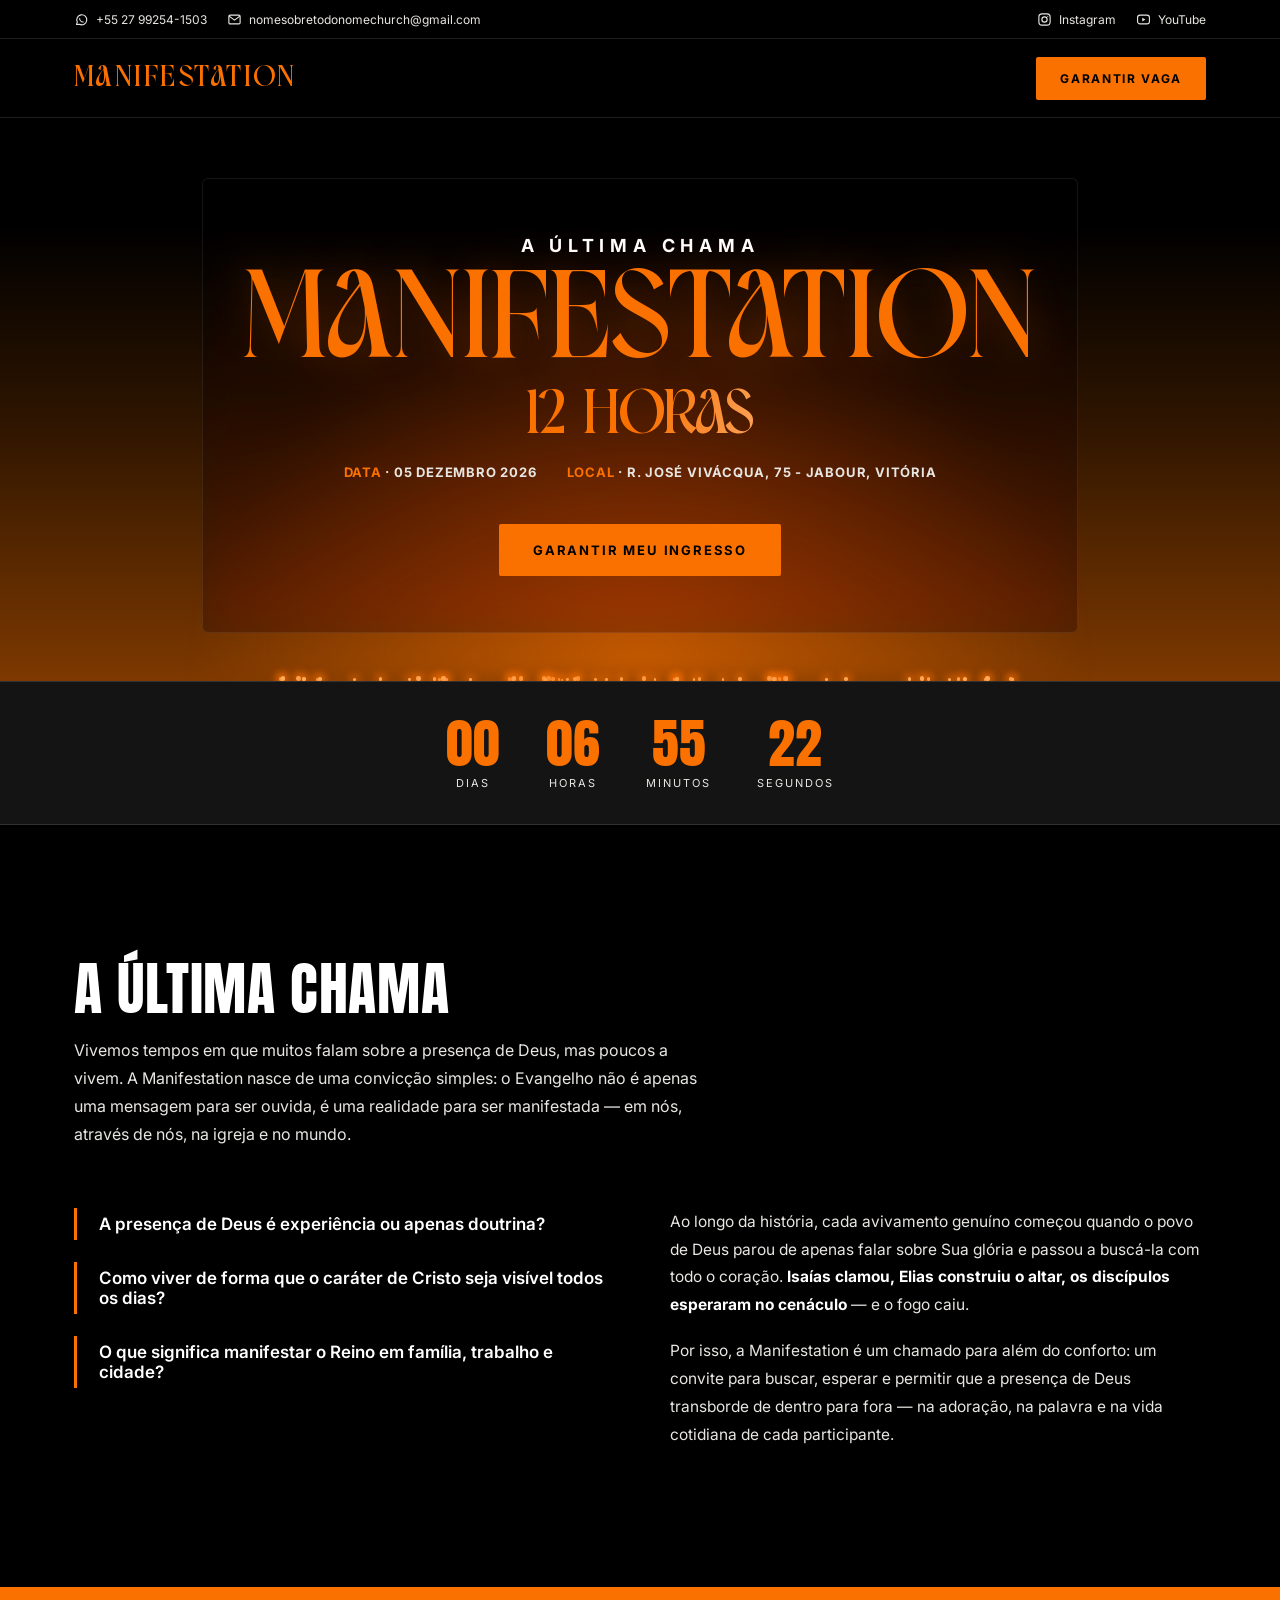
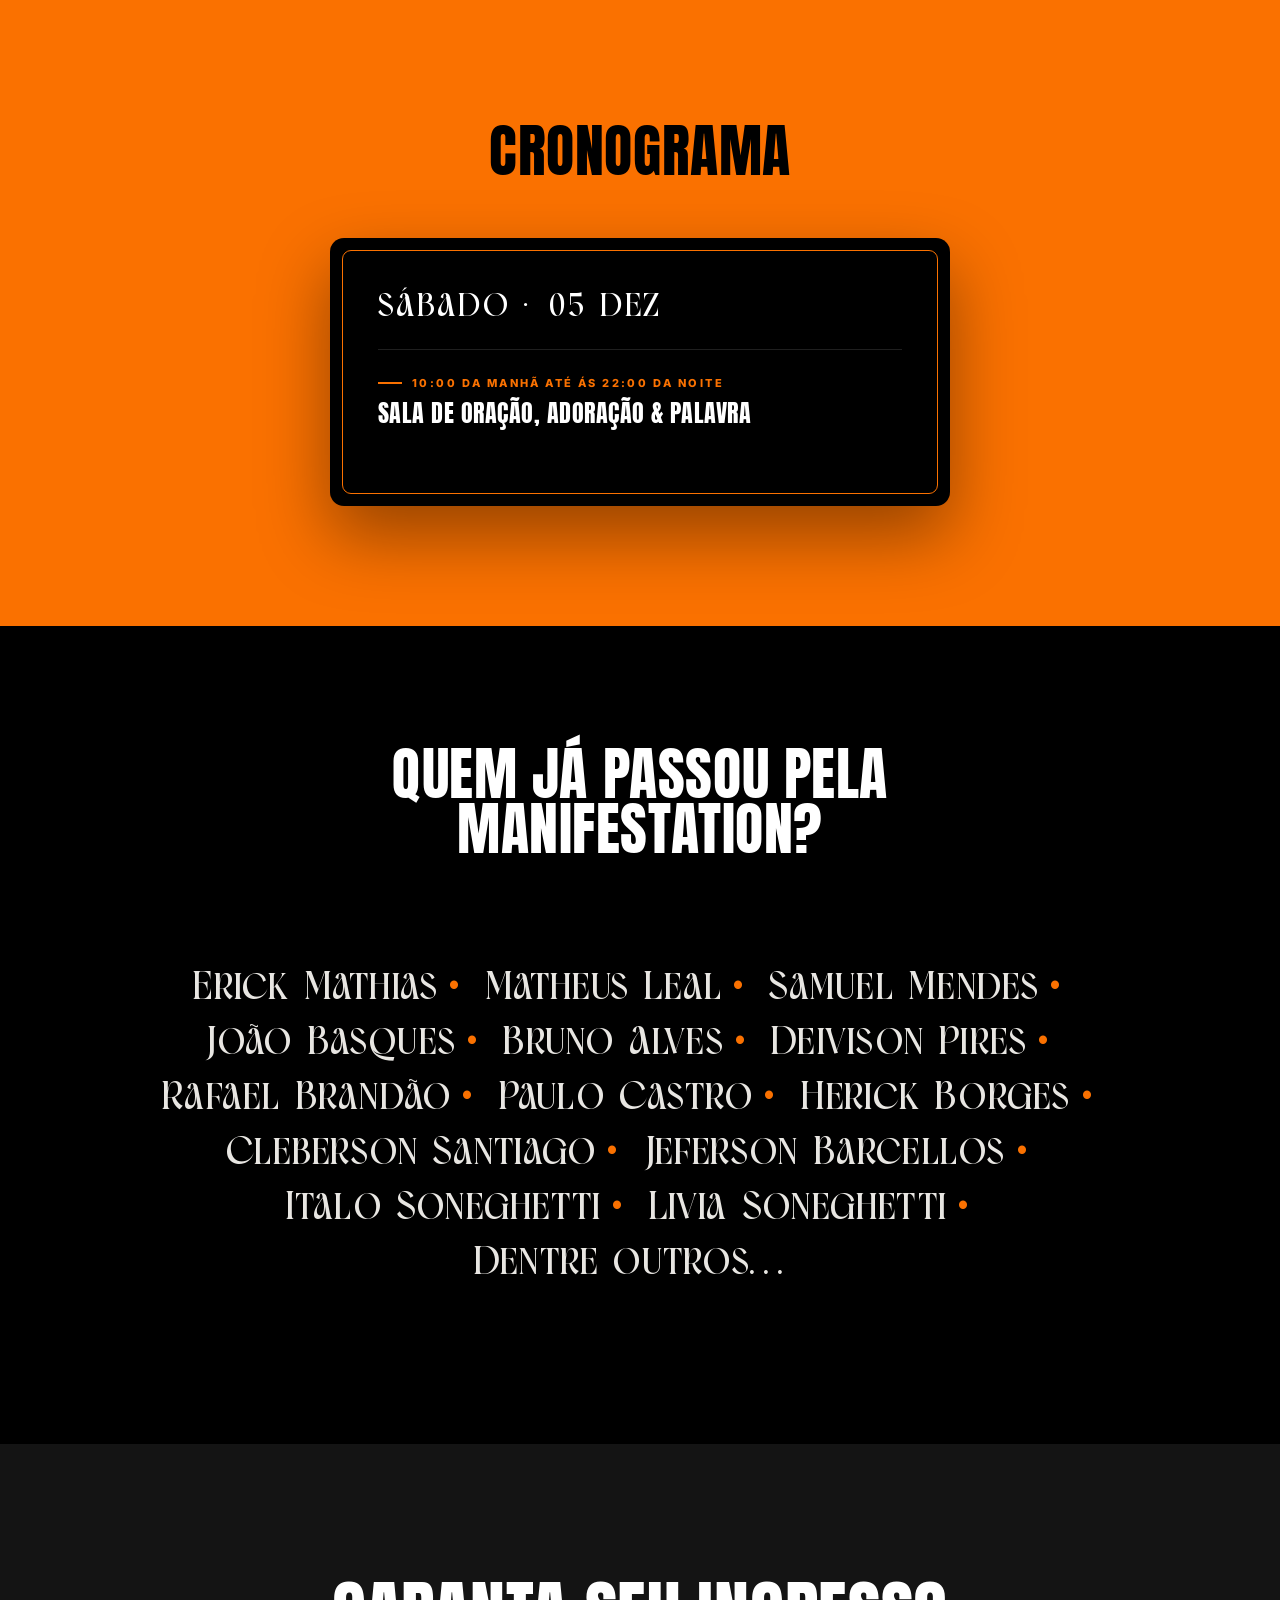
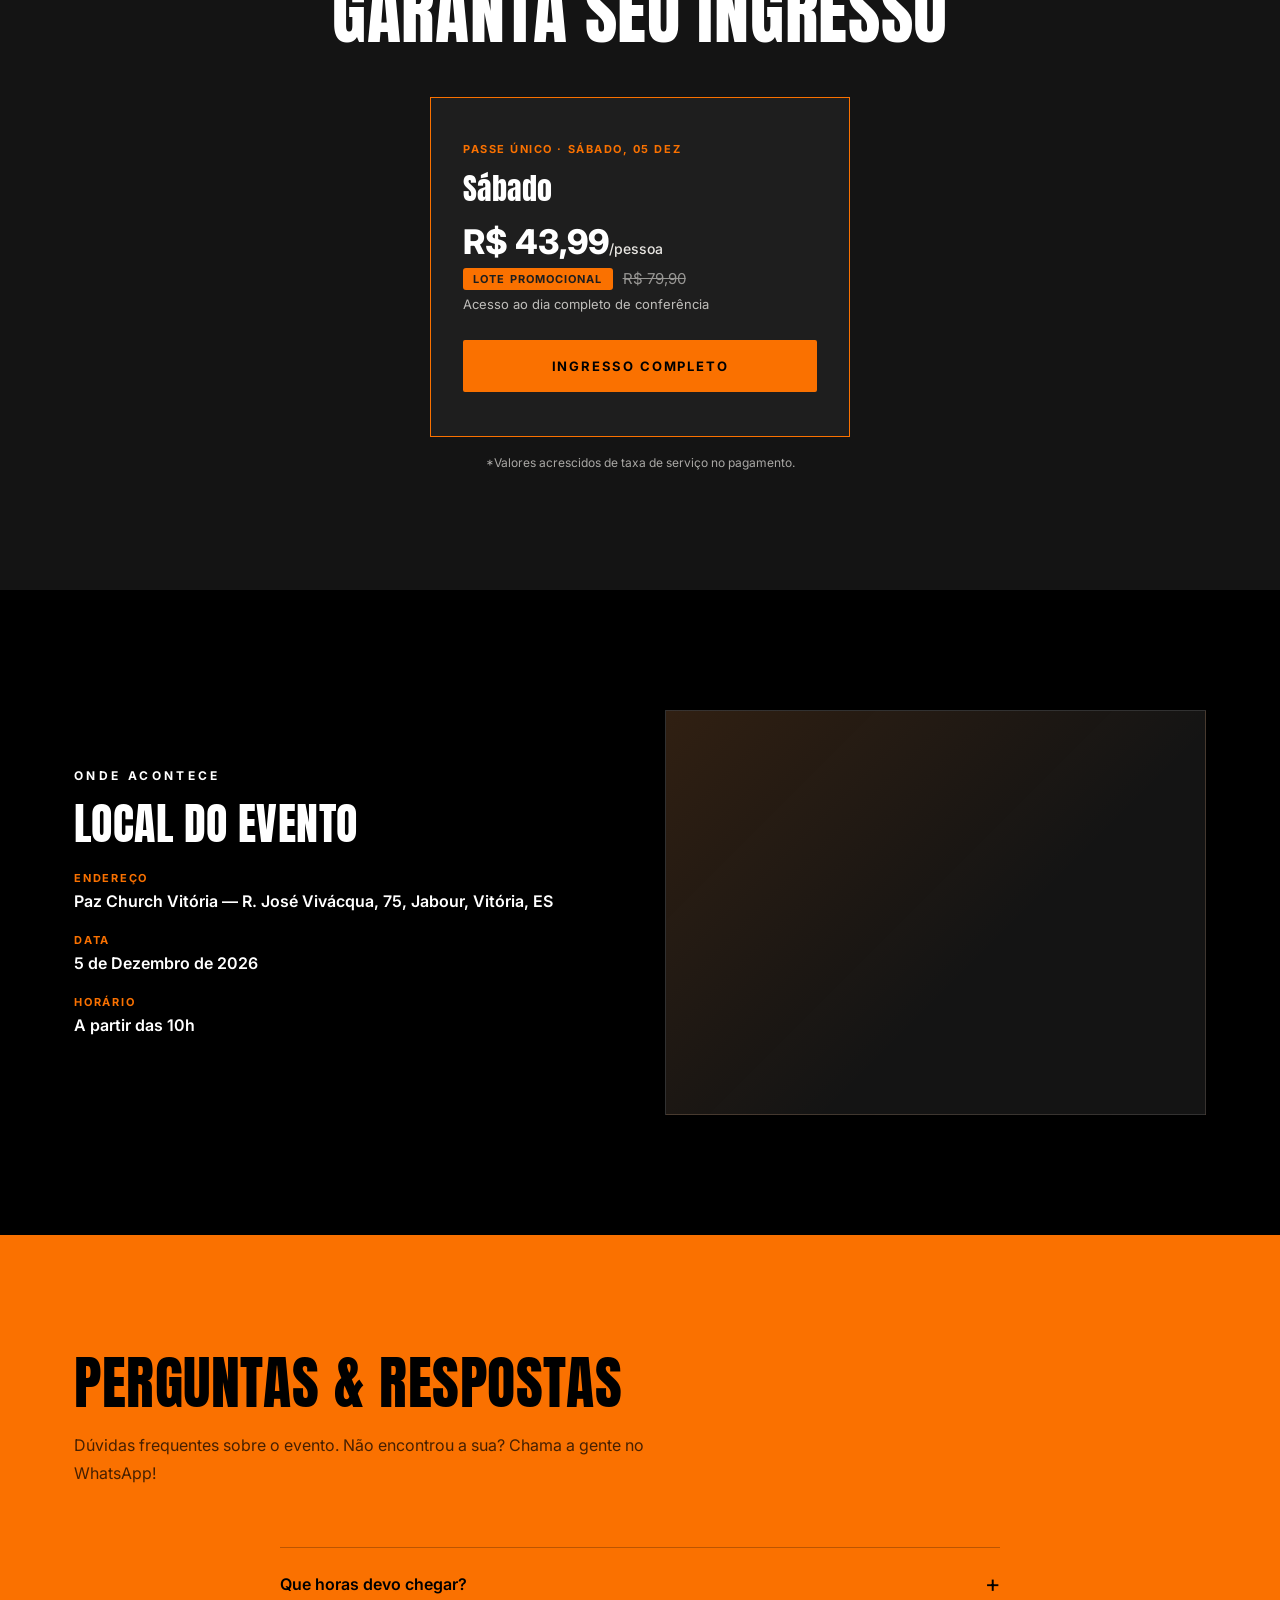
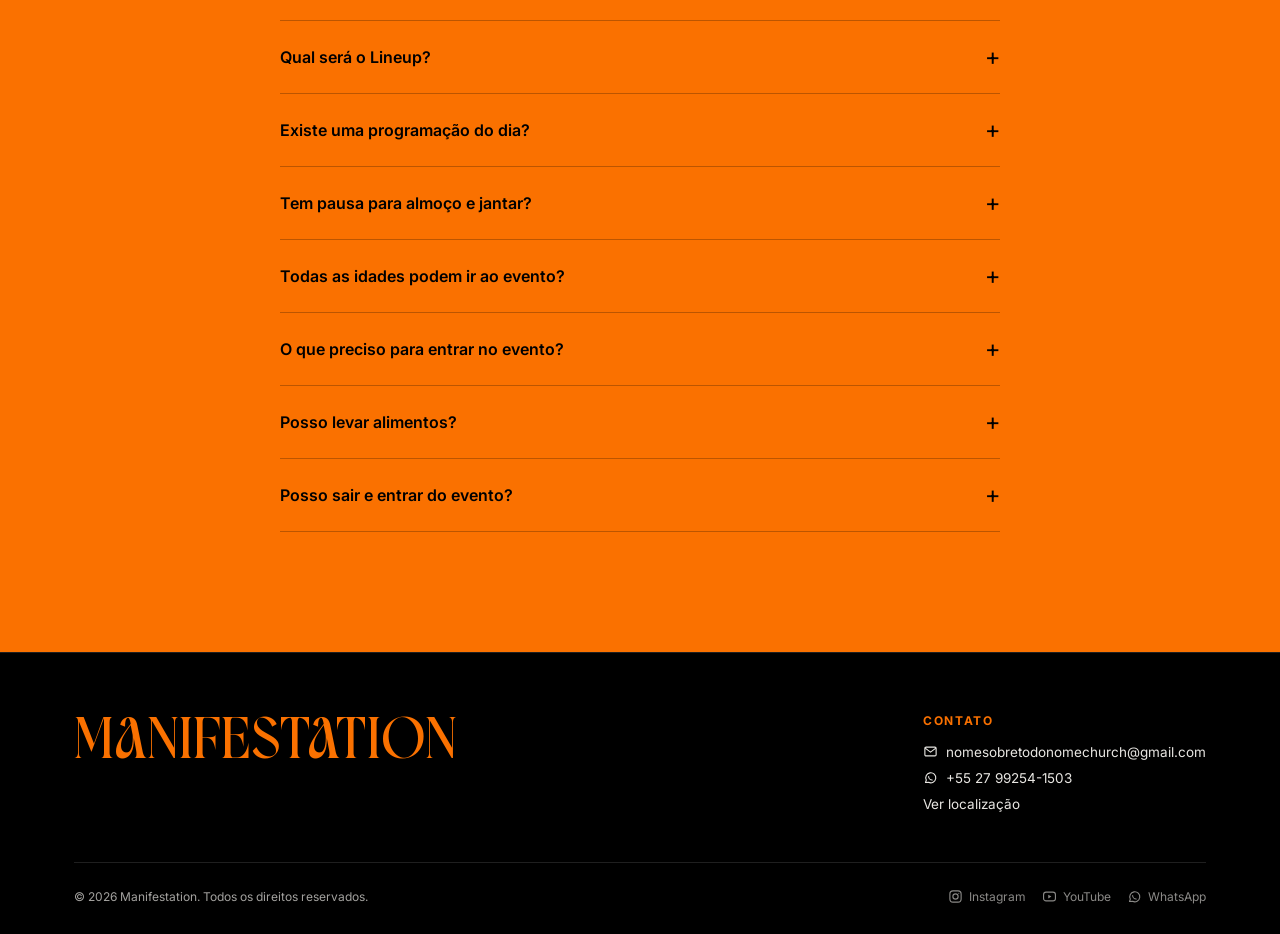
<file: index.html>
<!DOCTYPE html>
<html lang="pt-BR">
<head>
<meta charset="UTF-8">
<meta name="viewport" content="width=device-width, initial-scale=1.0">
<title>Manifestation </title>
<link rel="preconnect" href="https://fonts.googleapis.com">
<link rel="preconnect" href="https://fonts.gstatic.com" crossorigin>
<link rel="shortcut icon" href="./Img/logo.PNG" type="image/Png">
<link href="https://fonts.googleapis.com/css2?family=Anton&family=Inter:wght@400;500;600;700;800&display=swap" rel="stylesheet">
<link rel="stylesheet" href="css/style.css">
</head>
<body>

  <!-- ICON SPRITES (usados via <use>) -->
  <svg style="display:none">
    <symbol id="icon-whatsapp" viewBox="0 0 24 24" fill="none" stroke="currentColor" stroke-width="1.8" stroke-linecap="round" stroke-linejoin="round">
      <path d="M4 20l1.3-3.9A8 8 0 1 1 9 19.7L4 20z"/>
      <path d="M9 10.3c0 3.1 2.6 5.7 5.7 5.7"/>
    </symbol>
    <symbol id="icon-email" viewBox="0 0 24 24" fill="none" stroke="currentColor" stroke-width="1.8" stroke-linecap="round" stroke-linejoin="round">
      <rect x="3" y="5" width="18" height="14" rx="2"/>
      <path d="M4 7l8 6 8-6"/>
    </symbol>
    <symbol id="icon-instagram" viewBox="0 0 24 24" fill="none" stroke="currentColor" stroke-width="1.8" stroke-linecap="round" stroke-linejoin="round">
      <rect x="3" y="3" width="18" height="18" rx="5"/>
      <circle cx="12" cy="12" r="4.2"/>
      <circle cx="17.2" cy="6.8" r="0.9" fill="currentColor" stroke="none"/>
    </symbol>
    <symbol id="icon-youtube" viewBox="0 0 24 24" fill="none" stroke="currentColor" stroke-width="1.8" stroke-linecap="round" stroke-linejoin="round">
      <rect x="2.5" y="5" width="19" height="14" rx="4"/>
      <path d="M10 9l5 3-5 3V9z" fill="currentColor" stroke="none"/>
    </symbol>
  </svg>

  <!-- TOPBAR -->
  <div class="topbar">
    <div class="wrap">
      <div class="topbar-left">
        <a class="topbar-link" href="https://wa.me/5527992541503" target="_blank" rel="noopener">
          <svg class="icon"><use href="#icon-whatsapp"></use></svg>
          <span>+55 27 99254-1503</span>
        </a>
        <a class="topbar-link" href="mailto:nomesobretodonomechurch@gmail.com">
          <svg class="icon"><use href="#icon-email"></use></svg>
          <span>nomesobretodonomechurch@gmail.com</span>
        </a>
      </div>
      <div class="topbar-social">
        <a class="topbar-link" href="https://www.instagram.com/manifestationinglory" target="_blank" rel="noopener">
          <svg class="icon"><use href="#icon-instagram"></use></svg>
          <span>Instagram</span>
        </a>
        <a class="topbar-link" href="https://youtube.com/@manifestationinglory" target="_blank" rel="noopener">
          <svg class="icon"><use href="#icon-youtube"></use></svg>
          <span>YouTube</span>
        </a>
      </div>
    </div>
  </div>

  <!-- NAV -->
  <header class="nav">
    <div class="wrap">
      <div class="logo"><a href="index.html" style="display:flex; align-items:center;"><div class="logo-name"><span class="logo-full">Manifestation</span><span class="logo-short">MNF</span></div></a></div>
      <div style="display:flex; align-items:center; gap:18px;">
        <a href="#ingressos" class="btn btn-fill" style="padding:12px 22px; font-size:12px;">GARANTIR VAGA</a>
      </div>
    </div>
  </header>

  <!-- HERO -->
  <section class="hero">
    <div class="embers" id="embers"></div>
    <div class="hero-content">
      <div class="hero-glass">
        <div class="hero-tag">A última chama</div>
        <h1><span class="accent">MANIFESTATION</span><br></h1>
        <div class="hero-hours">12 HORAS</div>
        <div class="hero-meta">
          <div><span>DATA</span> · 05 Dezembro 2026</div>
          <div><span>LOCAL</span> · R. José Vivácqua, 75 - Jabour, Vitória</div>
        </div>
        <div class="hero-cta">
          <a href="#ingressos" class="btn btn-fill">GARANTIR MEU INGRESSO</a>
        </div>
      </div>
    </div>
  </section>

  <!-- COUNTDOWN -->
  <div class="countdown-band">
    <div class="wrap countdown" id="countdown">
      <div class="unit"><div class="num" id="cd-days">00</div><div class="label">Dias</div></div>
      <div class="unit"><div class="num" id="cd-hours">00</div><div class="label">Horas</div></div>
      <div class="unit"><div class="num" id="cd-mins">00</div><div class="label">Minutos</div></div>
      <div class="unit"><div class="num" id="cd-secs">00</div><div class="label">Segundos</div></div>
    </div>
  </div>

  <!-- TEMA -->
<section class="tema" id="tema">
    <div class="wrap">
      <div class="section-head reveal">
        <span class="eyebrow"></span>
        <h2>A Última Chama</h2>
        <p>
          Vivemos tempos em que muitos falam sobre a presença de Deus, mas poucos a vivem.
          A Manifestation  nasce de uma convicção simples: o Evangelho não é apenas
          uma mensagem para ser ouvida, é uma realidade para ser manifestada — em nós, através
          de nós, na igreja e no mundo.
        </p>
      </div>
      <div class="tema-grid">
        <div class="tema-questions">
          <div class="tq reveal" style="--d:.05s">A presença de Deus é experiência ou apenas doutrina?</div>
          <div class="tq reveal" style="--d:.15s">Como viver de forma que o caráter de Cristo seja visível todos os dias?</div>
          <div class="tq reveal" style="--d:.25s">O que significa manifestar o Reino em família, trabalho e cidade?</div>
        </div>
        <div class="tema-text reveal" style="--d:.3s">
          <p>
            Ao longo da história, cada avivamento genuíno começou quando o povo de Deus parou
            de apenas falar sobre Sua glória e passou a buscá-la com todo o coração.
            <strong> Isaías clamou, Elias construiu o altar, os discípulos esperaram no cenáculo</strong> —
            e o fogo caiu.
          </p>
          <p>
            Por isso, a Manifestation é um chamado para além do conforto:
            um convite para buscar, esperar e permitir que a presença de Deus transborde
            de dentro para fora — na adoração, na palavra e na vida cotidiana de cada participante.
          </p>
        </div>
      </div>
    </div>
  </section>

  <!-- PROGRAMACAO -->
  <section class="schedule" id="programacao">
    <div class="wrap">
      <div class="section-head reveal">
        <span class="eyebrow"></span>
        <h2>Cronograma</h2>
      </div>
      <div class="schedule-days">
        <div class="day-card reveal">
          <div class="day-title">SÁBADO · 05 DEZ</div>
          <div class="day-item reveal" style="--d:.1s">
            <div class="day-time">10:00 DA MANHÃ ATÉ ÁS 22:00 DA NOITE</div>
            <div class="day-desc"><div class="day-desc-title">SALA DE ORAÇÃO, ADORAÇÃO & PALAVRA</div><div class="day-desc-sub"></div></div>
          </div>
          <!--<div class="day-item">
            <div class="day-time">10:30</div>
            <div class="day-desc"><div class="day-desc-title">Workshops Temáticos</div><div class="day-desc-sub">Família, propósito e liderança</div></div>
          </div>
          <div class="day-item">
            <div class="day-time">14:00</div>
            <div class="day-desc"><div class="day-desc-title">Palavra & Ensino</div><div class="day-desc-sub">A glória que se manifesta</div></div>
          </div>
          <div class="day-item">
            <div class="day-time">16:00</div>
            <div class="day-desc"><div class="day-desc-title">Painel com Ministros</div><div class="day-desc-sub">Perguntas e respostas</div></div>
          </div>
          <div class="day-item">
            <div class="day-time">19:00</div>
            <div class="day-desc"><div class="day-desc-title">Culto de Encerramento</div><div class="day-desc-sub">Louvor, ministração e envio</div></div>
          </div>
        </div>
      </div>
    </div>-->
  </section>

  <!-- QUEM JÁ PASSOU -->
  <section class="past" id="quem-ja-passou">
    <div class="wrap">
      <div class="section-head">
        <h2>Quem já passou pela Manifestation?</h2>
      </div>
      <div class="past-list">
        <span class="m-name">Erick Mathias</span>
        <span class="m-name">Matheus Leal</span>
        <span class="m-name">Samuel Mendes</span>
        <span class="m-name">João Basques</span>
        <span class="m-name">Bruno Alves</span>
        <span class="m-name">Deivison Pires</span>
        <span class="m-name">Rafael Brandão</span>
        <span class="m-name">Paulo Castro</span>
        <span class="m-name">Herick Borges</span>
        <span class="m-name">Cleberson Santiago</span>
        <span class="m-name">Jeferson Barcellos</span>
        <span class="m-name">Italo Soneghetti</span>
        <span class="m-name">Livia Soneghetti</span>
        <span class="m-name">Dentre outros…</span>
      </div>
    </div>
  </section>
  <!-- INGRESSOS -->
  <section class="tickets" id="ingressos">
    <div class="wrap">
<div class="section-head">
        <span class="eyebrow"></span>
        <h2>GARANTA SEU INGRESSO</h2>
      </div>
      <div class="ticket-cards">
        <div class="ticket-card featured">
          <span class="tc-tag">Passe Único · Sábado, 05 DEZ</span>
          <div class="tc-day">Sábado</div>
          <div class="tc-price">R$ 43,99<span>/pessoa</span></div>
          <div class="tc-deal">
            <span class="tc-sale">Lote promocional</span>
            <span class="tc-old">R$ 79,90</span>
          </div>
          <div class="tc-note">Acesso ao dia completo de conferência</div>
          <a href="https://www.sympla.com.br/evento/manifestation-conference---6-edicao/3533806" target="_blank" rel="noopener" class="btn btn-fill">INGRESSO COMPLETO</a>
        </div>
      </div>
      <p class="tc-fee-note">*Valores acrescidos de taxa de serviço no pagamento.</p>
    </div>
  </section>

  <!-- LOCAL -->
  <section class="local" id="local">
    <div class="wrap">
      <div class="local-grid">
        <div class="local-info">
          <span class="eyebrow" style="display:block; margin-bottom:20px;">Onde acontece</span>
          <h2 style="font-size:clamp(30px,4vw,44px); margin-bottom:26px;">Local do Evento</h2>
          <div class="item">
            <div class="lab">Endereço</div>
            <div class="val">Paz Church Vitória — R. José Vivácqua, 75, Jabour, Vitória, ES</div>
          </div>
          <div class="item">
            <div class="lab">Data</div>
            <div class="val">5 de Dezembro de 2026</div>
          </div>
          <div class="item">
            <div class="lab">Horário</div>
            <div class="val">A partir das 10h</div>
          </div>
        </div>
        <div class="map-box">
          <iframe src="https://www.google.com/maps?q=-20.260308,-40.2937844&hl=pt-BR&z=17&output=embed"
            style="border:0; position:absolute; inset:0; width:100%; height:100%;"
            loading="lazy" allowfullscreen referrerpolicy="no-referrer-when-downgrade" title="Paz Church Vitória"></iframe>
        </div>
      </div>
    </div>
  </section>

  <!-- FAQ -->
  <section class="faq">
    <div class="wrap">
      <div class="section-head">
        <h2>Perguntas &amp; Respostas</h2>
        <p>Dúvidas frequentes sobre o evento. Não encontrou a sua? Chama a gente no WhatsApp!</p>
      </div>
      <div class="faq-list">
        <div class="faq-item">
          <button class="faq-q" aria-expanded="false">
            <span>Que horas devo chegar?</span>
            <span class="faq-plus">+</span>
          </button>
          <div class="faq-a"><div class="faq-a-inner"><p>Abrimos as portas às 9h00 e o evento começa às 10h00. Chegue cedo, mas durante todo o evento é possível entrar, não importa o horário.</p></div></div>
        </div>
        <div class="faq-item">
          <button class="faq-q" aria-expanded="false">
            <span>Qual será o Lineup?</span>
            <span class="faq-plus">+</span>
          </button>
          <div class="faq-a"><div class="faq-a-inner"><p>Nós não divulgamos o Lineup. É a nossa cultura como Manifestation, crendo em um ajuntamento de amigos que se encontram puramente para adorar a Jesus, como um só Corpo.</p></div></div>
        </div>
        <div class="faq-item">
          <button class="faq-q" aria-expanded="false">
            <span>Existe uma programação do dia?</span>
            <span class="faq-plus">+</span>
          </button>
          <div class="faq-a"><div class="faq-a-inner"><p>Não divulgamos programação. Faz parte de nossa cultura Manifestation, de viver intensamente as 12 horas na presença do Senhor, focados apenas Nele!</p></div></div>
        </div>
        <div class="faq-item">
          <button class="faq-q" aria-expanded="false">
            <span>Tem pausa para almoço e jantar?</span>
            <span class="faq-plus">+</span>
          </button>
          <div class="faq-a"><div class="faq-a-inner"><p>Não fazemos intervalos. São 12 horas seguidas de adoração, das 10h00 às 22h00, e nossa praça de alimentação fica disponível durante todo o evento.</p></div></div>
        </div>
        <div class="faq-item">
          <button class="faq-q" aria-expanded="false">
            <span>Todas as idades podem ir ao evento?</span>
            <span class="faq-plus">+</span>
          </button>
          <div class="faq-a"><div class="faq-a-inner"><p>Sim! Para menores de 12 anos é obrigatório a presença de um responsável para a entrada.</p></div></div>
        </div>
        <div class="faq-item">
          <button class="faq-q" aria-expanded="false">
            <span>O que preciso para entrar no evento?</span>
            <span class="faq-plus">+</span>
          </button>
          <div class="faq-a"><div class="faq-a-inner"><p>Para entrada, apresente seu documento e ingresso emitido após a compra na plataforma. Pode ser apresentado impresso ou pelo celular.</p></div></div>
        </div>
        <div class="faq-item">
          <button class="faq-q" aria-expanded="false">
            <span>Posso levar alimentos?</span>
            <span class="faq-plus">+</span>
          </button>
          <div class="faq-a"><div class="faq-a-inner"><p>Sim, porém não é permitido a entrada e/ou consumo de alimentos dentro do espaço interno do evento. Incentivamos que leve sua garrafinha de água, mas caso prefira, sempre disponibilizamos uma praça de alimentação para o evento.</p></div></div>
        </div>
        <div class="faq-item">
          <button class="faq-q" aria-expanded="false">
            <span>Posso sair e entrar do evento?</span>
            <span class="faq-plus">+</span>
          </button>
          <div class="faq-a"><div class="faq-a-inner"><p>Pode! Desde que você permaneça com a pulseira entregue na entrada do evento.</p></div></div>
        </div>
      </div>
    </div>
  </section>

  <!-- FOOTER -->
  <footer>
    <div class="wrap">
      <div class="footer-top">
        <div class="footer-brand">
          <a href="index.html" class="footer-logo">Manifestation</a>
        </div>
          <div class="footer-col">
            <h4>Contato</h4>
            <a href="mailto:nomesobretodonomechurch@gmail.com">
              <svg class="icon"><use href="#icon-email"></use></svg>
              nomesobretodonomechurch@gmail.com
            </a>
            <a href="https://wa.me/5527992541503" target="_blank" rel="noopener">
              <svg class="icon"><use href="#icon-whatsapp"></use></svg>
              +55 27 99254-1503
            </a>
            <a href="#local">Ver localização</a>
          </div>
        </div>
        <div class="footer-bottom">
          <span>© 2026 Manifestation. Todos os direitos reservados.</span>
          <div class="footer-social">
            <a href="https://www.instagram.com/manifestationinglory" target="_blank" rel="noopener">
              <svg class="icon"><use href="#icon-instagram"></use></svg> Instagram
            </a>
            <a href="https://youtube.com/@manifestationinglory" target="_blank" rel="noopener">
              <svg class="icon"><use href="#icon-youtube"></use></svg> YouTube
            </a>
            <a href="https://wa.me/5527992541503" target="_blank" rel="noopener">
              <svg class="icon"><use href="#icon-whatsapp"></use></svg> WhatsApp
            </a>
          </div>
        </div>
      </div>
  </footer>

  <script src="js/script.js"></script>
</body>
</html>
</file>
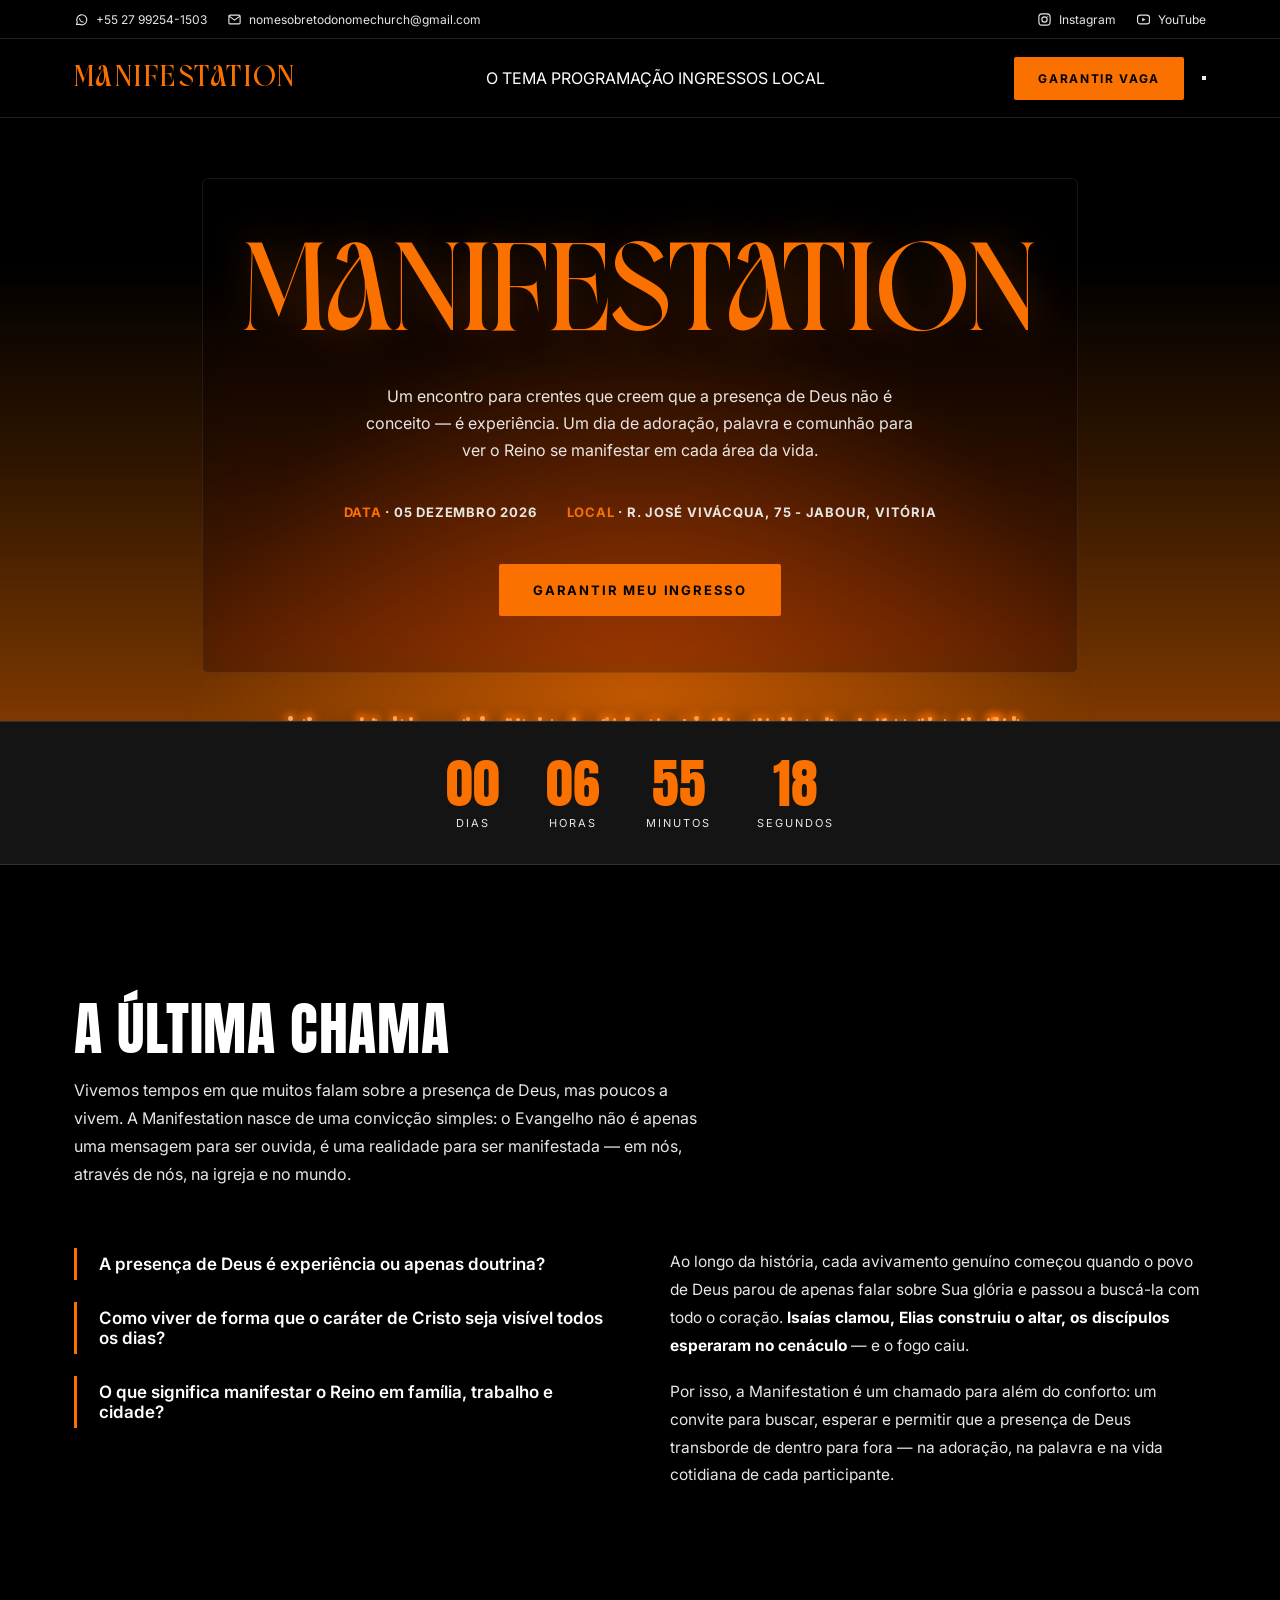
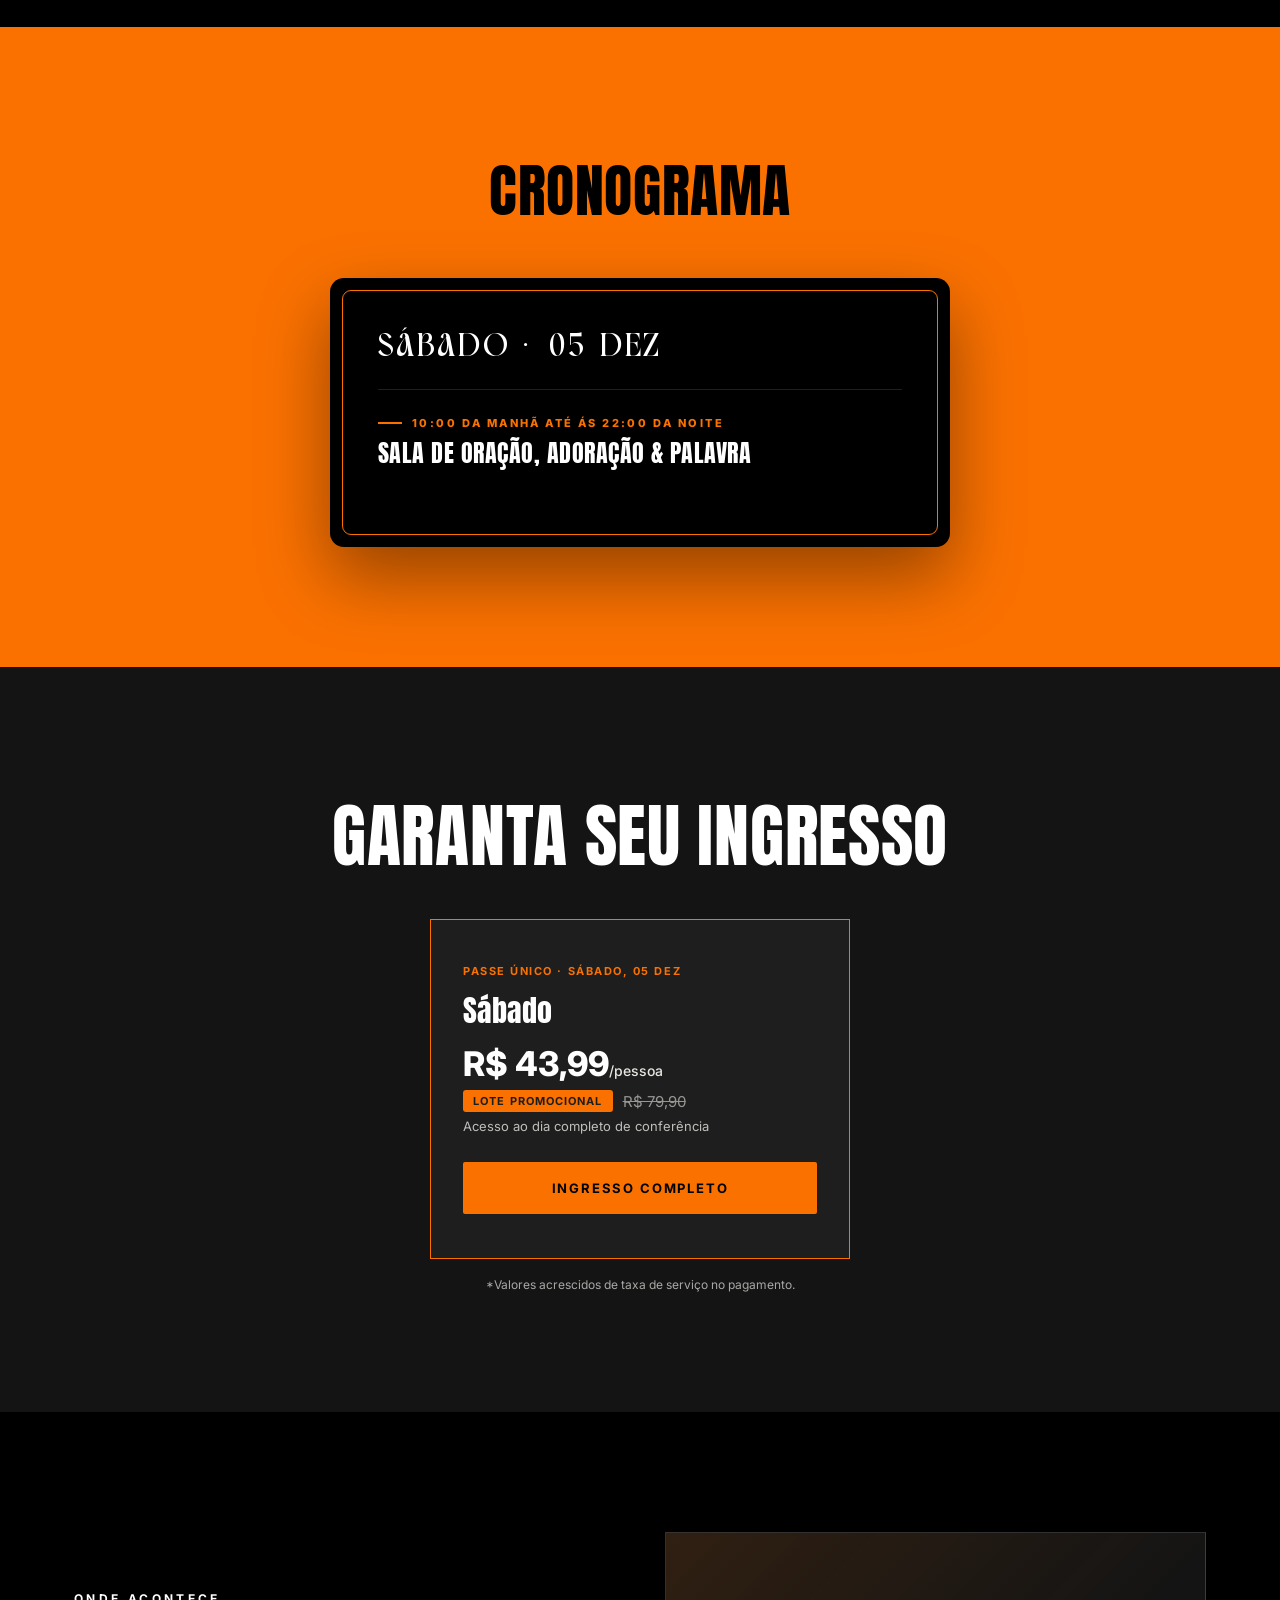
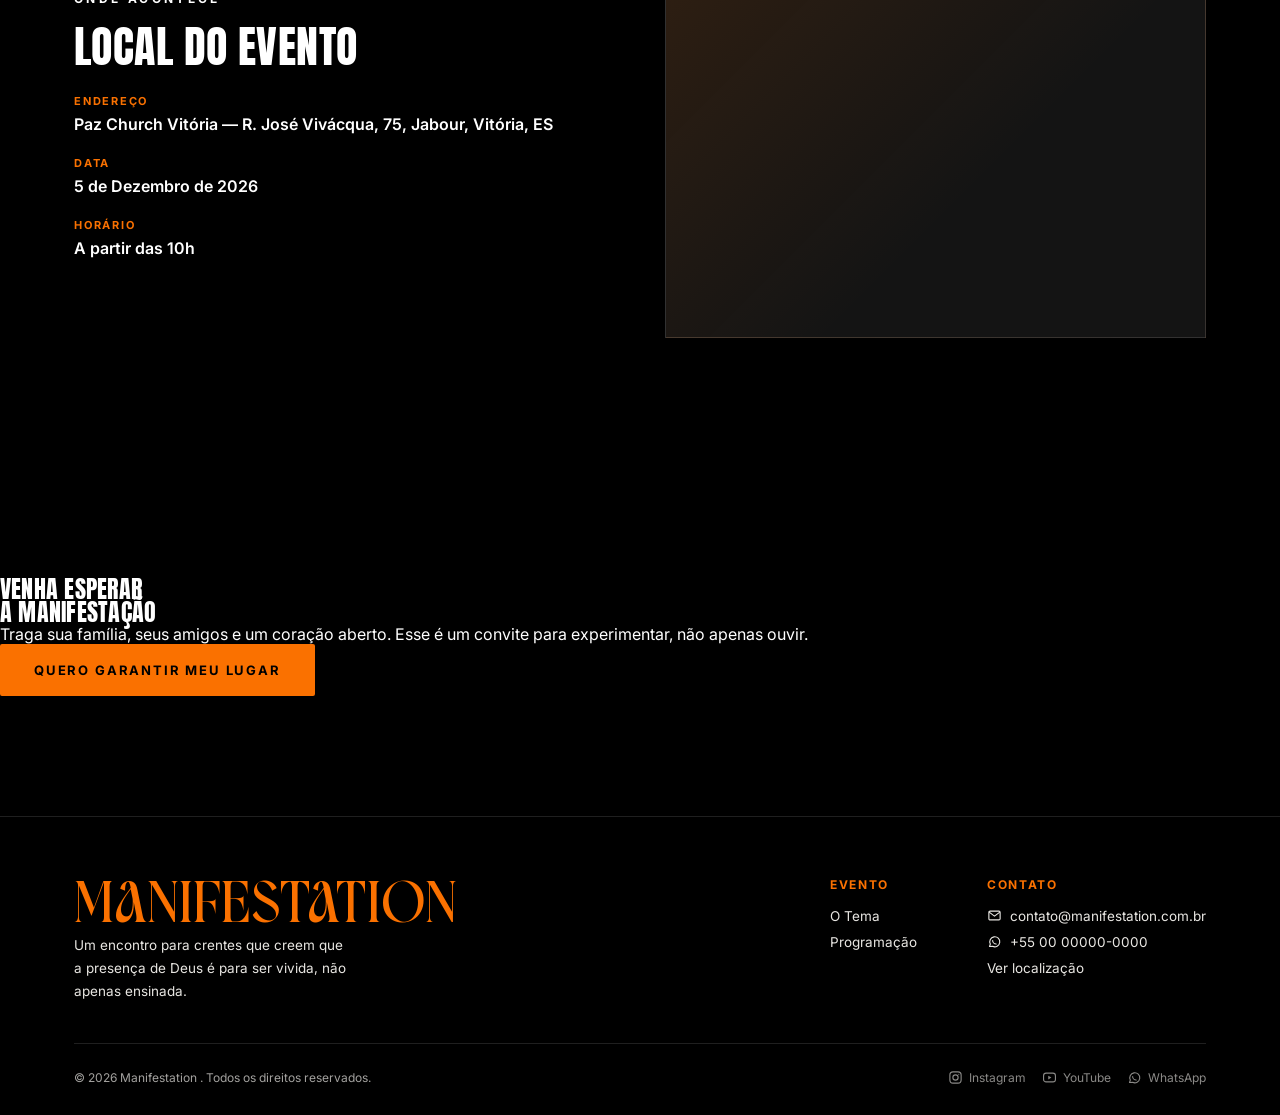
<file: index copy.html>
<!DOCTYPE html>
<html lang="pt-BR">
<head>
<meta charset="UTF-8">
<meta name="viewport" content="width=device-width, initial-scale=1.0">
<title>Manifestation </title>
<link rel="preconnect" href="https://fonts.googleapis.com">
<link rel="preconnect" href="https://fonts.gstatic.com" crossorigin>
<link rel="shortcut icon" href="./Img/logo.PNG" type="image/Png">
<link href="https://fonts.googleapis.com/css2?family=Anton&family=Inter:wght@400;500;600;700;800&display=swap" rel="stylesheet">
<link rel="stylesheet" href="css/style.css">
</head>
<body>

  <!-- ICON SPRITES (usados via <use>) -->
  <svg style="display:none">
    <symbol id="icon-whatsapp" viewBox="0 0 24 24" fill="none" stroke="currentColor" stroke-width="1.8" stroke-linecap="round" stroke-linejoin="round">
      <path d="M4 20l1.3-3.9A8 8 0 1 1 9 19.7L4 20z"/>
      <path d="M9 10.3c0 3.1 2.6 5.7 5.7 5.7"/>
    </symbol>
    <symbol id="icon-email" viewBox="0 0 24 24" fill="none" stroke="currentColor" stroke-width="1.8" stroke-linecap="round" stroke-linejoin="round">
      <rect x="3" y="5" width="18" height="14" rx="2"/>
      <path d="M4 7l8 6 8-6"/>
    </symbol>
    <symbol id="icon-instagram" viewBox="0 0 24 24" fill="none" stroke="currentColor" stroke-width="1.8" stroke-linecap="round" stroke-linejoin="round">
      <rect x="3" y="3" width="18" height="18" rx="5"/>
      <circle cx="12" cy="12" r="4.2"/>
      <circle cx="17.2" cy="6.8" r="0.9" fill="currentColor" stroke="none"/>
    </symbol>
    <symbol id="icon-youtube" viewBox="0 0 24 24" fill="none" stroke="currentColor" stroke-width="1.8" stroke-linecap="round" stroke-linejoin="round">
      <rect x="2.5" y="5" width="19" height="14" rx="4"/>
      <path d="M10 9l5 3-5 3V9z" fill="currentColor" stroke="none"/>
    </symbol>
  </svg>

  <!-- TOPBAR -->
  <div class="topbar">
    <div class="wrap">
      <div class="topbar-left">
        <a class="topbar-link" href="https://wa.me/5527992541503" target="_blank" rel="noopener">
          <svg class="icon"><use href="#icon-whatsapp"></use></svg>
          <span>+55 27 99254-1503</span>
        </a>
        <a class="topbar-link" href="mailto:nomesobretodonomechurch@gmail.com">
          <svg class="icon"><use href="#icon-email"></use></svg>
          <span>nomesobretodonomechurch@gmail.com</span>
        </a>
      </div>
      <div class="topbar-social">
        <a class="topbar-link" href="https://www.instagram.com/manifestationinglory" target="_blank" rel="noopener">
          <svg class="icon"><use href="#icon-instagram"></use></svg>
          <span>Instagram</span>
        </a>
        <a class="topbar-link" href="https://youtube.com/@manifestation" target="_blank" rel="noopener">
          <svg class="icon"><use href="#icon-youtube"></use></svg>
          <span>YouTube</span>
        </a>
      </div>
    </div>
  </div>

  <!-- NAV -->
  <header class="nav">
    <div class="wrap">
      <div class="logo"><a href="index.html" style="display:flex; align-items:center;"><div class="logo-name">Manifestation</div></a></div>
      <nav class="menu" id="menu">
        <a href="#tema">O TEMA</a>
        <a href="#programacao">PROGRAMAÇÃO</a>
        <a href="#ingressos">INGRESSOS</a>
        <a href="#local">LOCAL</a>
      </nav>
      <div style="display:flex; align-items:center; gap:18px;">
        <a href="#ingressos" class="btn btn-fill" style="padding:12px 22px; font-size:12px;">GARANTIR VAGA</a>
        <button class="menu-toggle" id="menuToggle" aria-label="Abrir menu">
          <span></span><span></span><span></span>
        </button>
      </div>
    </div>
  </header>

  <!-- HERO -->
  <section class="hero">
    <div class="embers" id="embers"></div>
    <div class="hero-content">
      <div class="hero-glass">
        <h1><span class="accent">MANIFESTATION</span><br></h1>
        <p class="hero-sub">
          Um encontro para crentes que creem que a presença de Deus não é conceito — é experiência.
          Um dia de adoração, palavra e comunhão para ver o Reino se manifestar em cada área da vida.
        </p>
        <div class="hero-meta">
          <div><span>DATA</span> · 05 Dezembro 2026</div>
          <div><span>LOCAL</span> · R. José Vivácqua, 75 - Jabour, Vitória</div>
        </div>
        <div class="hero-cta">
          <a href="#ingressos" class="btn btn-fill">GARANTIR MEU INGRESSO</a>
        </div>
      </div>
    </div>
  </section>

  <!-- COUNTDOWN -->
  <div class="countdown-band">
    <div class="wrap countdown" id="countdown">
      <div class="unit"><div class="num" id="cd-days">00</div><div class="label">Dias</div></div>
      <div class="unit"><div class="num" id="cd-hours">00</div><div class="label">Horas</div></div>
      <div class="unit"><div class="num" id="cd-mins">00</div><div class="label">Minutos</div></div>
      <div class="unit"><div class="num" id="cd-secs">00</div><div class="label">Segundos</div></div>
    </div>
  </div>

  <!-- TEMA -->
<section class="tema" id="tema">
    <div class="wrap">
      <div class="section-head reveal">
        <span class="eyebrow"></span>
        <h2>A Última Chama</h2>
        <p>
          Vivemos tempos em que muitos falam sobre a presença de Deus, mas poucos a vivem.
          A Manifestation  nasce de uma convicção simples: o Evangelho não é apenas
          uma mensagem para ser ouvida, é uma realidade para ser manifestada — em nós, através
          de nós, na igreja e no mundo.
        </p>
      </div>
      <div class="tema-grid">
        <div class="tema-questions">
          <div class="tq reveal" style="--d:.05s">A presença de Deus é experiência ou apenas doutrina?</div>
          <div class="tq reveal" style="--d:.15s">Como viver de forma que o caráter de Cristo seja visível todos os dias?</div>
          <div class="tq reveal" style="--d:.25s">O que significa manifestar o Reino em família, trabalho e cidade?</div>
        </div>
        <div class="tema-text reveal" style="--d:.3s">
          <p>
            Ao longo da história, cada avivamento genuíno começou quando o povo de Deus parou
            de apenas falar sobre Sua glória e passou a buscá-la com todo o coração.
            <strong> Isaías clamou, Elias construiu o altar, os discípulos esperaram no cenáculo</strong> —
            e o fogo caiu.
          </p>
          <p>
            Por isso, a Manifestation é um chamado para além do conforto:
            um convite para buscar, esperar e permitir que a presença de Deus transborde
            de dentro para fora — na adoração, na palavra e na vida cotidiana de cada participante.
          </p>
        </div>
      </div>
    </div>
  </section>

  <!-- PROGRAMACAO -->
  <section class="schedule" id="programacao">
    <div class="wrap">
      <div class="section-head reveal">
        <span class="eyebrow"></span>
        <h2>Cronograma</h2>
      </div>
      <div class="schedule-days">
        <div class="day-card reveal">
          <div class="day-title">SÁBADO · 05 DEZ</div>
          <div class="day-item reveal" style="--d:.1s">
            <div class="day-time">10:00 DA MANHÃ ATÉ ÁS 22:00 DA NOITE</div>
            <div class="day-desc"><div class="day-desc-title">SALA DE ORAÇÃO, ADORAÇÃO & PALAVRA</div><div class="day-desc-sub"></div></div>
          </div>
          <!--<div class="day-item">
            <div class="day-time">10:30</div>
            <div class="day-desc"><div class="day-desc-title">Workshops Temáticos</div><div class="day-desc-sub">Família, propósito e liderança</div></div>
          </div>
          <div class="day-item">
            <div class="day-time">14:00</div>
            <div class="day-desc"><div class="day-desc-title">Palavra & Ensino</div><div class="day-desc-sub">A glória que se manifesta</div></div>
          </div>
          <div class="day-item">
            <div class="day-time">16:00</div>
            <div class="day-desc"><div class="day-desc-title">Painel com Ministros</div><div class="day-desc-sub">Perguntas e respostas</div></div>
          </div>
          <div class="day-item">
            <div class="day-time">19:00</div>
            <div class="day-desc"><div class="day-desc-title">Culto de Encerramento</div><div class="day-desc-sub">Louvor, ministração e envio</div></div>
          </div>
        </div>
      </div>
    </div>-->
  </section>

  <!-- INGRESSOS -->
  <section class="tickets" id="ingressos">
    <div class="wrap">
      <div class="section-head">
        <span class="eyebrow"></span>
        <h2>Garanta seu ingresso</h2>
        <p></p>
      </div>
      <div class="ticket-cards">
        <div class="ticket-card featured">
          <span class="tc-tag">Passe Único · Sábado, 05 DEZ</span>
          <div class="tc-day">Sábado</div>
          <div class="tc-price">R$ 43,99<span>/pessoa</span></div>
          <div class="tc-deal">
            <span class="tc-sale">Lote promocional</span>
            <span class="tc-old">R$ 79,90</span>
          </div>
          <div class="tc-note">Acesso ao dia completo de conferência</div>
          <a href="https://www.sympla.com.br/evento/manifestation-conference---6-edicao/3533806" target="_blank" rel="noopener" class="btn btn-fill">INGRESSO COMPLETO</a>
        </div>
      </div>
      <p class="tc-fee-note">*Valores acrescidos de taxa de serviço no pagamento.</p>
    </div>
  </section>

  <!-- LOCAL -->
  <section class="local" id="local">
    <div class="wrap">
      <div class="local-grid">
        <div class="local-info">
          <span class="eyebrow" style="display:block; margin-bottom:20px;">Onde acontece</span>
          <h2 style="font-size:clamp(30px,4vw,44px); margin-bottom:26px;">Local do Evento</h2>
          <div class="item">
            <div class="lab">Endereço</div>
            <div class="val">Paz Church Vitória — R. José Vivácqua, 75, Jabour, Vitória, ES</div>
          </div>
          <div class="item">
            <div class="lab">Data</div>
            <div class="val">5 de Dezembro de 2026</div>
          </div>
          <div class="item">
            <div class="lab">Horário</div>
            <div class="val">A partir das 10h</div>
          </div>
        </div>
        <div class="map-box">
          <iframe src="https://www.google.com/maps?q=-20.260308,-40.2937844&hl=pt-BR&z=17&output=embed"
            style="border:0; position:absolute; inset:0; width:100%; height:100%;"
            loading="lazy" allowfullscreen referrerpolicy="no-referrer-when-downgrade" title="Paz Church Vitória"></iframe>
        </div>
      </div>
    </div>
  </section>

  <!-- CTA FINAL -->
  <section class="cta-final">
    <h2>Venha esperar<br>a manifestação</h2>
    <p>Traga sua família, seus amigos e um coração aberto. Esse é um convite para experimentar, não apenas ouvir.</p>
    <a href="#ingressos" class="btn btn-fill">QUERO GARANTIR MEU LUGAR</a>
  </section>

  <!-- FOOTER -->
  <footer>
    <div class="wrap">
      <div class="footer-top">
        <div class="footer-brand">
          <a href="index.html" class="footer-logo">Manifestation</a>
          <p>Um encontro para crentes que creem que a presença de Deus é para ser vivida, não apenas ensinada.</p>
        </div>
        <div class="footer-cols">
          <div class="footer-col">
            <h4>Evento</h4>
            <a href="#tema">O Tema</a>
            <a href="#programacao">Programação</a>
          </div>
          <div class="footer-col">
            <h4>Contato</h4>
            <a href="mailto:contato@manifestation.com.br">
              <svg class="icon"><use href="#icon-email"></use></svg>
              contato@manifestation.com.br
            </a>
            <a href="https://wa.me/5500000000000" target="_blank" rel="noopener">
              <svg class="icon"><use href="#icon-whatsapp"></use></svg>
              +55 00 00000-0000
            </a>
            <a href="#local">Ver localização</a>
          </div>
        </div>
      </div>
      <div class="footer-bottom">
        <span>© 2026 Manifestation . Todos os direitos reservados.</span>
        <div class="footer-social">
          <a href="https://www.instagram.com/manifestationinglory" target="_blank" rel="noopener">
            <svg class="icon"><use href="#icon-instagram"></use></svg> Instagram
          </a>
          <a href="https://youtube.com/@manifestation" target="_blank" rel="noopener">
            <svg class="icon"><use href="#icon-youtube"></use></svg> YouTube
          </a>
          <a href="https://wa.me/5500000000000" target="_blank" rel="noopener">
            <svg class="icon"><use href="#icon-whatsapp"></use></svg> WhatsApp
          </a>
        </div>
      </div>
    </div>
  </footer>

  <script src="js/script.js"></script>
</body>
</html>
</file>
<file: css/style.css>
:root{
  --black:#000000;
  --surface:#141414;
  --surface-2:#1e1e1e;
  --gray:#4d4d4d;
  --orange:#FA7100;
  --orange-glow:#FFB067;
  --white:#FFFFFF;
  --off-white:#E8E6E2;
  --line: rgba(255,255,255,0.12);
  --max: 1180px;
}
@font-face{
  font-family:'Moves Cabse';
  src:url('../MovesCabse-Regular.ttf') format('truetype');
  font-weight:400;
  font-style:normal;
  font-display:swap;
}
*{box-sizing:border-box; margin:0; padding:0;}
html{scroll-behavior:smooth;}
body{
  background:var(--black);
  color:var(--white);
  font-family:'Inter', sans-serif;
  overflow-x:hidden;
}
img{max-width:100%; display:block;}
a{color:inherit; text-decoration:none;}
.wrap{max-width:var(--max); margin:0 auto; padding:0 24px;}
.icon{width:15px; height:15px; flex-shrink:0;}
.eyebrow{
  font-family:'Inter',sans-serif;
  font-weight:700;
  letter-spacing:0.28em;
  text-transform:uppercase;
  font-size:12px;
  color:var(--white);
}
h1,h2,h3{
  font-family:'Anton', sans-serif;
  font-weight:400;
  letter-spacing:0.01em;
  text-transform:uppercase;
  line-height:0.95;
}
.btn{
  display:inline-flex;
  align-items:center;
  justify-content:center;
  gap:10px;
  padding:16px 32px;
  font-family:'Inter',sans-serif;
  font-weight:700;
  font-size:13px;
  letter-spacing:0.14em;
  text-transform:uppercase;
  border-radius:2px;
  cursor:pointer;
  border:2px solid var(--orange);
  transition: all .25s ease;
}
.btn-fill{ background:var(--orange); color:var(--black); }
.btn-fill:hover{ background:var(--orange-glow); border-color:var(--orange-glow); transform:translateY(-2px); }
.btn-outline{ background:transparent; color:var(--white); }
.btn-outline:hover{ background:var(--orange); color:var(--black); transform:translateY(-2px); }

/* ===== TOPBAR ===== */
.topbar{
  background:var(--black);
  border-bottom:1px solid var(--line);
  font-size:12px;
  color:var(--off-white);
}
.topbar .wrap{
  display:flex;
  justify-content:space-between;
  align-items:center;
  height:auto;
  min-height:38px;
  flex-wrap:wrap;
  gap:8px 20px;
  padding-top:6px;
  padding-bottom:6px;
}
.topbar-left, .topbar-social{
  display:flex;
  align-items:center;
  gap:20px;
  flex-wrap:wrap;
  min-width:0;
}
.topbar-link{
  display:flex;
  align-items:center;
  gap:7px;
  min-width:0;
  color:var(--off-white);
  transition:color .2s ease;
  white-space:nowrap;
}
.topbar-link .icon{ color:var(--off-white); transition:color .2s ease; }
.topbar-link:hover, .topbar-link:hover .icon{ color:var(--orange); }
.topbar-link span{
  overflow:hidden;
  text-overflow:ellipsis;
  white-space:nowrap;
}

/* ===== NAV ===== */
header.nav{
  position:sticky; top:0; z-index:100;
  background:rgba(0,0,0,0.88);
  backdrop-filter:blur(10px);
  border-bottom:1px solid var(--line);
}
.nav .wrap{
  display:flex;
  align-items:center;
  justify-content:space-between;
  height:78px;
  position:relative;
}
.logo{
  letter-spacing:0.10em;
  text-transform:uppercase;
  line-height:1;
  display:flex;
  align-items:center;
  flex:0 0 auto;
}
.logo .logo-name{
  font-family:'Moves Cabse', sans-serif;
  font-size:clamp(22px, 2.4vw, 32px);
  letter-spacing:0.08em;
  line-height:1;
  color:var(--orange);
  transition:color .3s ease;
  white-space:nowrap;
}
.logo .logo-name:hover{color:var(--white);}
.logo .logo-name span{color:var(--orange);}
.logo img{display:block; height:auto; max-width:100%;}
.logo span{color:var(--orange);}
.logo-short{display:none;}

/* ===== HERO / FOGO ===== */
.hero{
  position:relative;
  min-height:58vh;
  display:flex;
  flex-direction:column;
  align-items:center;
  justify-content:center;
  text-align:center;
  padding:60px 24px 48px;
  overflow:hidden;
}
.hero::before{
  content:"";
  position:absolute;
  left:0;
  right:0;
  bottom:0;
  height:65vh;
  background:linear-gradient(to top, rgba(250,113,0,0.5), rgba(250,113,0,0.18) 45%, transparent 78%);
  pointer-events:none;
  z-index:1;
}
.hero::after{
  content:"";
  position:absolute;
  left:50%;
  bottom:0;
  width:min(900px, 95vw);
  height:min(420px, 48vh);
  transform:translateX(-50%);
  background:radial-gradient(ellipse at 50% 100%, rgba(250,113,0,0.6), rgba(250,113,0,0.22) 45%, transparent 70%);
  filter:blur(12px);
  pointer-events:none;
  z-index:1;
  animation:glowPulse 3.2s ease-in-out infinite;
}
@keyframes glowPulse{
  0%,100%{ opacity:.75; transform:translateX(-50%) scale(1); }
  50%{ opacity:1; transform:translateX(-50%) scale(1.07); }
}
.embers{ position:absolute; inset:0; z-index:1; pointer-events:none; }
.ember{
  position:absolute;
  bottom:0;
  width:4px; height:4px;
  border-radius:50%;
  background:var(--orange-glow);
  box-shadow:0 0 8px 2px var(--orange);
  animation-name:rise;
  animation-timing-function:ease-in;
  animation-iteration-count:infinite;
}
@keyframes rise{
  0%{ transform:translateY(0) translateX(0); opacity:0; }
  10%{ opacity:1; }
  100%{ transform:translateY(-48vh) translateX(var(--drift,20px)); opacity:0; }
}
.hero-content{position:relative; z-index:2; max-width:900px;}
.hero-glass{
  position:relative;
  z-index:2;
  max-width:900px;
  padding:56px 40px;
  background:rgba(0,0,0,0.28);
  backdrop-filter:blur(18px) saturate(140%);
  -webkit-backdrop-filter:blur(18px) saturate(140%);
  border:1px solid rgba(255,255,255,0.08);
  border-radius:6px;
}
.hero .eyebrow{display:block; margin-bottom:22px;}
.hero h1{
  font-family:'Moves Cabse', sans-serif;
  font-size:clamp(52px, 11vw, 128px);
  color:var(--white);
  text-shadow:0 0 40px rgba(250,113,0,0.35);
}
.hero h1 .accent{ color:var(--orange); }
.hero-tag{
  font-family:'Inter',sans-serif;
  font-size:clamp(14px, 2vw, 18px);
  font-weight:700;
  letter-spacing:0.32em;
  text-transform:uppercase;
  color:var(--white);
  margin-bottom:6px;
}
.hero-hours{
  position:relative;
  display:inline-block;
  font-family:'Moves Cabse', sans-serif;
  font-weight:400;
  font-size:clamp(32px, 5vw, 64px);
  line-height:1;
  letter-spacing:-0.02em;
  background: var(--orange);
  background-size:300% auto;
  -webkit-background-clip:text;
  background-clip:text;
  color:transparent;
  margin-bottom:16px;
  animation:fireLoop 5s linear infinite, buckHours 4s ease-in-out infinite, flicker 6s infinite;
  will-change:background-position, transform;
}
.hero-hours::after{
  content:"12 HORAS";
  position:absolute;
  inset:0;
  background:linear-gradient(110deg, transparent 0%, rgba(255,255,255,0.8) 48%, transparent 62%);
  background-size:250% 100%;
  background-position:130% 50%;
  -webkit-background-clip:text;
  background-clip:text;
  color:transparent;
  -webkit-text-fill-color:transparent;
  animation:shineSweep 3s ease-in-out infinite;
  pointer-events:none;
}
@keyframes fireLoop{
  0%{ background-position:0% center; }
  100%{ background-position:300% center; }
}
@keyframes hourGlow{
  0%,100%{ filter:drop-shadow(0 0 10px rgba(250,113,0,0.35)); }
  50%{ filter:drop-shadow(0 0 26px rgba(250,113,0,0.8)); }
}
@keyframes buckHours{
  0%,100%{ transform:scale(1); }
  50%{ transform:scale(1.025); }
}
@keyframes flicker{
  0%,100%{ opacity:1; }
  4%{ opacity:.82; } 7%{ opacity:1; } 10%{ opacity:.9; } 13%{ opacity:1; }
  74%{ opacity:1; } 78%{ opacity:.84; } 82%{ opacity:1; }
}
@keyframes shineSweep{
  0%{ background-position:130% 50%; }
  100%{ background-position:-130% 50%; }
}
.hero-sub{
  max-width:560px;
  margin:26px auto 40px;
  color:var(--off-white);
  font-size:16px;
  line-height:1.7;
}
.hero-meta{
  display:flex;
  gap:30px;
  flex-wrap:wrap;
  justify-content:center;
  margin-bottom:44px;
  font-size:13px;
  letter-spacing:0.06em;
  text-transform:uppercase;
  font-weight:700;
  color:var(--off-white);
}
.hero-meta span{color:var(--orange);}
.hero-cta{display:flex; gap:16px; flex-wrap:wrap; justify-content:center;}

/* ===== COUNTDOWN ===== */
.countdown-band{
  border-top:1px solid var(--line);
  border-bottom:1px solid var(--line);
  background:var(--surface);
  padding:34px 0;
}
.countdown{ display:flex; justify-content:center; align-items:center; gap:clamp(14px,4vw,46px); flex-wrap:nowrap; }
.countdown .unit{text-align:center; min-width:0;}
.countdown .num{
  font-family:'Anton', sans-serif;
  font-size:clamp(34px,5vw,54px);
  color:var(--orange);
  line-height:1;
}
.countdown .label{
  margin-top:6px;
  font-size:11px;
  letter-spacing:0.18em;
  text-transform:uppercase;
  color:var(--off-white);
}

/* ===== SECTION SHARED ===== */
section{padding:120px 0; position:relative;}
.section-head{max-width:720px; margin-bottom:60px;}
.section-head .eyebrow{margin-bottom:16px; display:block;}
.section-head h2{font-size:clamp(34px,5vw,58px);}
.section-head p{
  margin-top:20px;
  color:var(--off-white);
  font-size:16px;
  line-height:1.75;
  max-width:640px;
}

/* ===== TEMA ===== */
.tema{background:var(--black);}
.tema-grid{ display:grid; grid-template-columns:1fr 1fr; gap:60px; align-items:start; }
.tema-questions{ display:flex; flex-direction:column; gap:22px; }
.tq{
  border-left:3px solid var(--orange);
  padding:6px 0 6px 22px;
  font-size:17px;
  font-weight:600;
  color:var(--white);
}
.tema-text p{ color:var(--off-white); line-height:1.8; margin-bottom:18px; font-size:15.5px; }
.tema-text strong{color:var(--white);}

/* ===== SPEAKERS ===== */
.speakers{background:var(--surface);}
.speaker-grid{ display:grid; grid-template-columns:repeat(auto-fill, minmax(210px,1fr)); gap:28px; }
.speaker-card{
  background:var(--surface-2);
  border:1px solid var(--line);
  overflow:hidden;
  transition:transform .3s ease, border-color .3s ease;
}
.speaker-card:hover{ transform:translateY(-6px); border-color:var(--orange); }
.speaker-photo{
  aspect-ratio:1/1;
  background:
    radial-gradient(circle at 50% 30%, rgba(250,113,0,0.35), transparent 60%),
    linear-gradient(160deg, #2a2a2a, #0d0d0d);
  display:flex; align-items:center; justify-content:center;
  font-family:'Anton', sans-serif;
  font-size:15px;
  color:var(--orange);
  letter-spacing:0.06em;
  text-align:center;
  padding:12px;
}
.speaker-info{padding:18px;}
.speaker-info .name{font-weight:700; font-size:15px; margin-bottom:4px;}
.speaker-ig{
  display:inline-flex;
  align-items:center;
  gap:4px;
  margin-top:10px;
  font-size:12px;
  font-weight:600;
  color:var(--orange);
  text-decoration:none;
  vertical-align:middle;
}
.speaker-ig .icon{ width:13px; height:13px; }
.speaker-ig:hover{ text-decoration:underline; color:var(--orange-glow); }
.speaker-info .role{font-size:12px; color:var(--orange); text-transform:uppercase; letter-spacing:0.06em;}

/* ===== PROGRAMACAO ===== */
.schedule{background:var(--orange); color:var(--black);}
.schedule .section-head h2{color:var(--black);}
.schedule .section-head p{color:rgba(0,0,0,0.72);}
.schedule .section-head{text-align:center; margin-left:auto; margin-right:auto;}
.schedule-days{display:grid; grid-template-columns:1fr; justify-items:center;}
.day-card{
  position:relative;
  background:var(--black);
  border-radius:14px;
  padding:clamp(30px, 4vw, 48px);
  width:min(100%, 620px);
  box-shadow:0 30px 70px rgba(0,0,0,0.4);
}
.day-card::before{
  content:"";
  position:absolute;
  inset:12px;
  border:1px solid var(--orange);
  border-radius:9px;
  pointer-events:none;
}
.day-card .day-title{
  font-family:'Moves Cabse', sans-serif;
  font-size:clamp(24px, 3.4vw, 34px);
  letter-spacing:.06em;
  color:var(--white);
  margin-bottom:0;
  padding-bottom:22px;
  border-bottom:1px solid var(--line);
}
.day-item{ display:flex; flex-direction:column; gap:6px; padding:26px 0; border-bottom:1px solid var(--line); }
.day-item:last-child{border-bottom:none;}
.day-time{
  display:inline-flex;
  align-items:center;
  gap:10px;
  font-size:11px;
  font-weight:800;
  letter-spacing:.22em;
  text-transform:uppercase;
  color:var(--orange);
  width:auto;
  margin-bottom:4px;
}
.day-time::before{
  content:"";
  width:24px; height:2px;
  background:var(--orange);
  display:inline-block;
}
.day-desc .day-desc-title{
  font-family:'Anton', sans-serif;
  font-weight:400;
  font-size:clamp(18px, 2.6vw, 24px);
  letter-spacing:.02em;
  color:var(--white);
  line-height:1.1;
  margin-bottom:0;
}
.day-desc .day-desc-sub{ font-size:12.5px; color:var(--off-white); opacity:.75; margin-top:6px; }

/* ===== QUEM JÁ PASSOU ===== */
.past{background:var(--black); overflow:hidden;}
.past .section-head{text-align:center; margin-left:auto; margin-right:auto; margin-bottom:72px;}
.past .section-head p{margin-left:auto; margin-right:auto;}
.past-list{
  padding:40px clamp(20px, 6vw, 80px);
  display:flex;
  flex-wrap:wrap;
  justify-content:center;
  align-items:center;
  gap:14px 0;
}
.m-name{
  font-family:'Moves Cabse', sans-serif;
  font-size:clamp(26px, 3.2vw, 44px);
  letter-spacing:0.03em;
  line-height:1;
  color:var(--off-white);
  padding-right:14px;
  transition:color .3s ease;
}
.m-name::after{content:"•"; color:var(--orange); margin-left:12px;}
.m-name:last-child::after{content:none;}
.m-name:hover{color:var(--orange);}

/* ===== INGRESSOS ===== */
.tickets{background:var(--surface); text-align:center;}
.tickets .section-head{margin:0 auto 50px; text-align:center;}
.tickets .section-head h2{font-size:clamp(40px, 6vw, 70px);}
.tickets .section-head p{margin-left:auto; margin-right:auto;}
.ticket-cards{
  display:grid;
  grid-template-columns:minmax(260px, 420px);
  gap:28px;
  max-width:760px;
  margin:0 auto;
  justify-content:center;
}
.ticket-card{
  background:var(--surface-2);
  border:1px solid var(--line);
  padding:44px 32px;
  text-align:left;
  position:relative;
}
.ticket-card.featured{ border-color:var(--orange); }
.ticket-card .tc-tag{
  font-size:11px; letter-spacing:0.14em; text-transform:uppercase;
  color:var(--orange); font-weight:700; margin-bottom:10px; display:block;
}
.ticket-card .tc-day{font-family:'Anton',sans-serif; font-size:30px; margin-bottom:10px;}
.ticket-card .tc-price{font-size:34px; font-weight:800; margin-bottom:6px;}
.ticket-card .tc-price span{font-size:14px; color:var(--off-white); font-weight:500;}
.ticket-card .tc-note{font-size:13px; color:var(--off-white); opacity:.8; margin-bottom:28px;}
.ticket-card .tc-deal{display:flex; align-items:center; gap:10px; flex-wrap:wrap; margin-bottom:6px;}
.ticket-card .tc-sale{
  font-size:11px; letter-spacing:0.10em; text-transform:uppercase;
  color:var(--surface-2); background:var(--orange); font-weight:700;
  padding:4px 10px; border-radius:3px;
}
.ticket-card .tc-old{font-size:15px; color:var(--off-white); opacity:.6; text-decoration:line-through;}
.tc-fee-note{
  max-width:760px;
  margin:18px auto 0;
  font-size:12px;
  color:var(--off-white);
  opacity:.7;
  text-align:center;
}
.ticket-card .btn{width:100%;}

/* ===== LOCAL ===== */
.local{background:var(--black);}
.local-grid{display:grid; grid-template-columns:1fr 1fr; gap:50px; align-items:center;}
.local-info .item{margin-bottom:22px;}
.local-info .item .lab{font-size:11px; letter-spacing:0.16em; text-transform:uppercase; color:var(--orange); font-weight:700; margin-bottom:6px;}
.local-info .item .val{font-size:16px; font-weight:600;}
.map-box{
  position:relative;
  aspect-ratio:4/3;
  border:1px solid var(--line);
  background:
    linear-gradient(135deg, rgba(250,113,0,0.12), transparent 60%),
    var(--surface);
  overflow:hidden;
}

/* ===== FAQ ===== */
.faq{background:var(--orange); color:var(--black);}
.faq .section-head h2{color:var(--black);}
.faq .section-head p{color:rgba(0,0,0,0.72);}
.faq-list{max-width:720px; margin:0 auto;}
.faq-item{ border-bottom:1px solid rgba(0,0,0,0.25); }
.faq-item:first-child{ border-top:1px solid rgba(0,0,0,0.25); }
.faq-q{
  width:100%;
  display:flex;
  align-items:center;
  justify-content:space-between;
  gap:18px;
  padding:24px 0;
  background:none;
  border:none;
  cursor:pointer;
  color:var(--black);
  font-family:'Inter',sans-serif;
  font-size:16px;
  font-weight:600;
  text-align:left;
  transition:color .25s ease;
}
.faq-q:hover{ color:#fff; }
.faq-plus{
  flex-shrink:0;
  font-size:24px;
  font-weight:400;
  color:var(--black);
  line-height:1;
  transition:transform .3s cubic-bezier(.22,1,.36,1);
}
.faq-item.open .faq-plus{ transform:rotate(45deg); }
.faq-a{
  display:grid;
  grid-template-rows:0fr;
  transition:grid-template-rows .35s cubic-bezier(.22,1,.36,1);
}
.faq-item.open .faq-a{ grid-template-rows:1fr; }
.faq-a > .faq-a-inner{ overflow:hidden; }
.faq-a p{
  padding:0 0 24px;
  color:rgba(0,0,0,0.8);
  font-size:14.5px;
  line-height:1.7;
  max-width:620px;
}

/* ===== FOOTER ===== */
footer{background:var(--black); border-top:1px solid var(--line); padding:60px 0 30px;}
.footer-top{
  display:flex; justify-content:space-between; gap:40px; flex-wrap:wrap;
  padding-bottom:40px; border-bottom:1px solid var(--line); margin-bottom:26px;
}
.footer-brand{flex:1 1 auto;}
.footer-brand .footer-logo{margin:0;}
.footer-logo img{display:block; line-height:0; width:100%; max-width:clamp(140px, 22vw, 220px);}
.footer-brand p{color:var(--off-white); font-size:13.5px; max-width:280px; line-height:1.7; margin:0;}
.footer-logo{
  font-family:'Moves Cabse', sans-serif;
  font-size:clamp(36px, 5.5vw, 60px);
  letter-spacing:0.03em;
  text-transform:uppercase;
  line-height:0.95;
  text-align:left;
  margin-bottom:14px;
}
.footer-logo {color:var(--orange);}
.footer-cols{display:flex; gap:70px; flex-wrap:wrap;}
.footer-col h4{
  font-size:12px; letter-spacing:0.14em; text-transform:uppercase; color:var(--orange);
  margin-bottom:16px; font-weight:700;
}
.footer-col a{
  display:flex; align-items:center; gap:8px;
  font-size:13.5px; color:var(--off-white); margin-bottom:10px; transition:color .2s;
}
.footer-col a:hover, .footer-col a:hover .icon{color:var(--orange);}
.footer-col a .icon{ color:var(--off-white); transition:color .2s; }
.footer-bottom{
  display:flex; justify-content:space-between; align-items:center; flex-wrap:wrap; gap:16px;
  font-size:12px; color:var(--off-white); opacity:.7;
}
.footer-social{display:flex; gap:16px;}
.footer-social a{ display:flex; align-items:center; gap:6px; opacity:.85; transition:opacity .2s, color .2s; }
.footer-social a:hover{opacity:1; color:var(--orange);}
.footer-social a .icon{color:inherit;}

/* ===== RESPONSIVE ===== */
/* Tablet */
@media (max-width:1024px){
  section{padding:100px 0;}
  .hero{min-height:70vh;}
  .hero::before{height:55vh;}
  .hero-glass{padding:48px 32px;}
  .tema-grid, .local-grid{gap:40px;}
}

/* Mobile menu / tablet portrait */
@media (max-width:880px){
  .tema-grid, .schedule-days, .local-grid{grid-template-columns:1fr;}
  .ticket-cards{grid-template-columns:1fr;}
  .footer-top{gap:34px;}
  .footer-col{width:100%;}
}

/* Phones */
@media (max-width:600px){
  .wrap{padding:0 20px;}
  .nav .wrap{gap:12px;}
  .nav .btn{display:none;}
  .logo{flex:1; justify-content:center; margin-left:0; text-align:center;}
  .logo-short{display:inline;}
  .logo-full{display:none;}
  .logo .logo-name{font-size:clamp(32px, 11vw, 44px);}
  .topbar .wrap{justify-content:center; gap:0 28px; flex-wrap:nowrap;}
  .topbar-left, .topbar-social{gap:28px; flex-wrap:nowrap;}
  .topbar-link span{display:none;}
  .topbar-link .icon{width:20px; height:20px;}
  section{padding:72px 0;}
  .section-head{margin-bottom:38px;}
  .hero{min-height:auto; padding:72px 20px 56px;}
  .hero::before{height:46vh;}
  .hero::after{width:110vw; height:32vh;}
  .hero-glass{padding:38px 18px;}
  .hero h1{font-size:clamp(36px, 11.5vw, 60px);}
  .hero-tag{font-size:12px; letter-spacing:0.24em;}
  .hero-meta{gap:12px 22px; font-size:12px; margin-bottom:32px; letter-spacing:0.04em;}
  .hero-cta{flex-direction:column; width:100%;}
  .hero-cta .btn{width:100%;}
  .countdown-band{padding:26px 0;}
.countdown{gap:14px;}
.countdown .num{font-size:clamp(26px, 8vw, 34px);}
.countdown .label{font-size:10px; letter-spacing:0.12em;}
  .eyebrow{font-size:11px; letter-spacing:0.22em;}
  .btn{padding:14px 24px; font-size:12px;}
  .ticket-card{padding:34px 22px;}
  .ticket-card .tc-price{font-size:30px;}
  .day-card{padding:24px 18px;}
  .day-time{letter-spacing:0.14em; font-size:10px;}
  .footer-top{flex-direction:column;}
  .footer-logo{font-size:clamp(32px, 9vw, 44px);}
  footer{padding:48px 0 26px;}
  .footer-bottom{flex-direction:column; align-items:center; justify-content:center; text-align:center;}
  .past-list{padding:28px clamp(20px, 6vw, 80px); gap:16px 0;}
  .m-name{font-size:clamp(20px, 5vw, 28px); padding-right:10px;}
  .m-name::after{margin-left:8px;}
}

/* Small phones */
@media (max-width:420px){
  .logo{margin-left:0; width:auto;}
  .hero-meta{flex-direction:column; align-items:center; gap:8px;}
}
</file>
